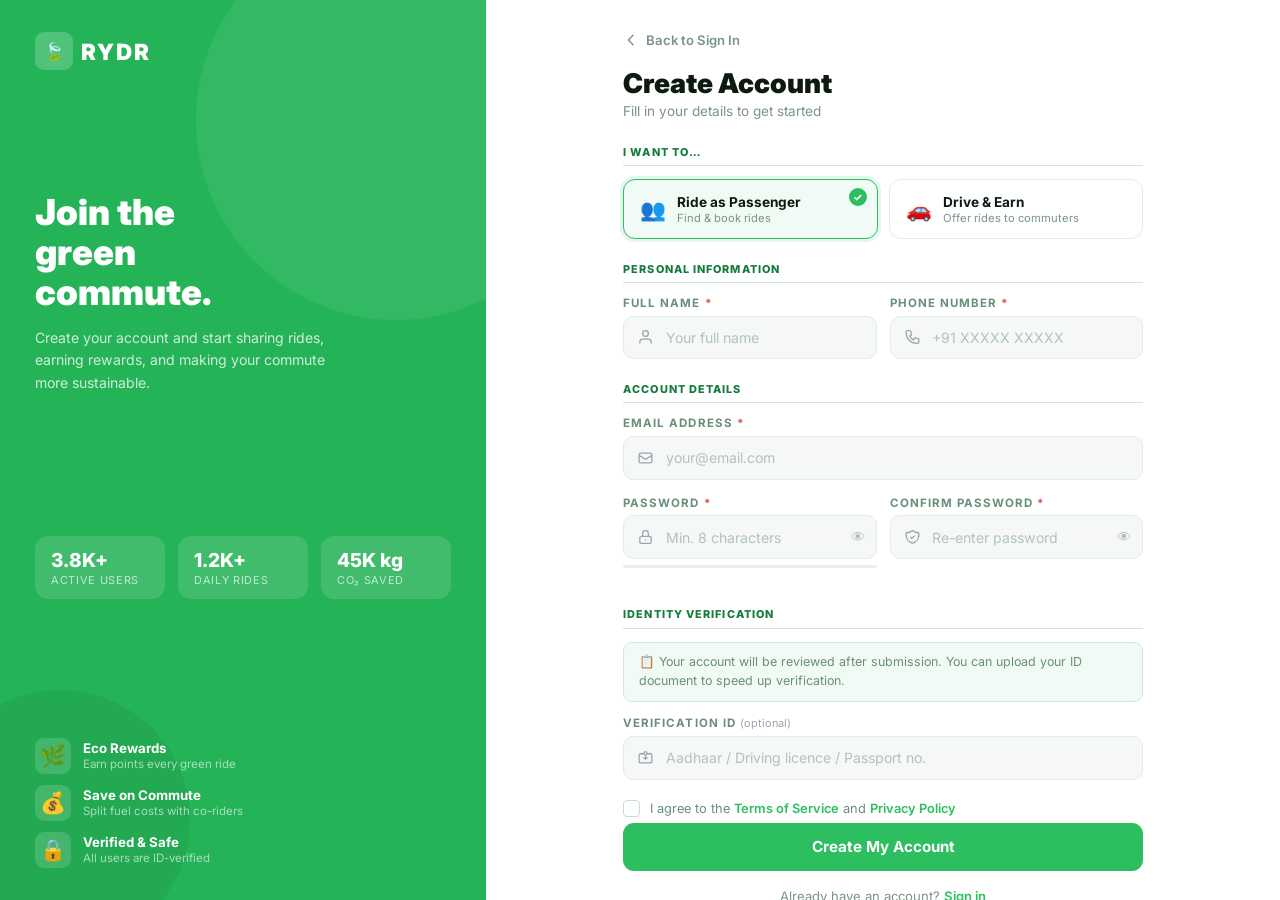
<file: signup.html>
<!DOCTYPE html>
<html lang="en">
<head>
  <meta charset="UTF-8"/>
  <meta name="viewport" content="width=device-width, initial-scale=1.0"/>
  <title>RYDR – Sign Up</title>
  <link rel="stylesheet" href="shared.css"/>
  <link rel="stylesheet" href="signup.css"/>
</head>
<body>

<!-- ── LEFT BRANDING ── -->
<aside class="left">
  <div class="logo">
    <div class="logo-icon">🍃</div>
    <span>RYDR</span>
  </div>

  <div class="hero">
    <h1>Join the<br>green<br>commute.</h1>
    <p>Create your account and start sharing rides, earning rewards, and making your commute more sustainable.</p>
  </div>

  <div class="stats">
    <div class="stat-card"><span class="num">3.8K+</span><span class="lbl">Active Users</span></div>
    <div class="stat-card"><span class="num">1.2K+</span><span class="lbl">Daily Rides</span></div>
    <div class="stat-card"><span class="num">45K kg</span><span class="lbl">CO₂ Saved</span></div>
  </div>

  <div class="perks">
    <div class="perk"><span class="perk-icon">🌿</span><div><div class="perk-title">Eco Rewards</div><div class="perk-desc">Earn points every green ride</div></div></div>
    <div class="perk"><span class="perk-icon">💰</span><div><div class="perk-title">Save on Commute</div><div class="perk-desc">Split fuel costs with co-riders</div></div></div>
    <div class="perk"><span class="perk-icon">🔒</span><div><div class="perk-title">Verified & Safe</div><div class="perk-desc">All users are ID-verified</div></div></div>
  </div>
</aside>

<!-- ── RIGHT FORM ── -->
<main class="right">
  <div class="signup-scroll">
    <div class="form-wrap">

      <div class="form-header">
        <a href="index.html" class="back-btn">
          <svg width="16" height="16" fill="none" viewBox="0 0 24 24" stroke="currentColor" stroke-width="2.2">
            <path stroke-linecap="round" stroke-linejoin="round" d="M15 19l-7-7 7-7"/>
          </svg>
          Back to Sign In
        </a>
        <div class="form-title">Create Account</div>
        <div class="form-sub">Fill in your details to get started</div>
      </div>

      <!-- ── ROLE SELECT ── -->
      <div class="section-label">I want to…</div>
      <div class="role-pick" id="rolePick">
        <div class="role-opt selected" data-role="passenger" onclick="pickRole(this)">
          <span class="role-opt-icon">👥</span>
          <div>
            <div class="role-opt-title">Ride as Passenger</div>
            <div class="role-opt-desc">Find & book rides</div>
          </div>
          <div class="role-check">✓</div>
        </div>
        <div class="role-opt" data-role="driver" onclick="pickRole(this)">
          <span class="role-opt-icon">🚗</span>
          <div>
            <div class="role-opt-title">Drive & Earn</div>
            <div class="role-opt-desc">Offer rides to commuters</div>
          </div>
          <div class="role-check">✓</div>
        </div>
      </div>

      <!-- ── PERSONAL INFO ── -->
      <div class="section-label">Personal Information</div>
      <div class="field-row">
        <div class="field-col">
          <label class="field-label">Full Name <span class="req">*</span></label>
          <div class="field-wrap">
            <span class="field-icon">
              <svg width="17" height="17" fill="none" viewBox="0 0 24 24" stroke="currentColor" stroke-width="1.8"><path d="M20 21v-2a4 4 0 00-4-4H8a4 4 0 00-4 4v2M12 11a4 4 0 100-8 4 4 0 000 8z"/></svg>
            </span>
            <input type="text" id="nameInput" placeholder="Your full name" autocomplete="name"/>
          </div>
        </div>
        <div class="field-col">
          <label class="field-label">Phone Number <span class="req">*</span></label>
          <div class="field-wrap">
            <span class="field-icon">
              <svg width="17" height="17" fill="none" viewBox="0 0 24 24" stroke="currentColor" stroke-width="1.8"><path d="M3 5a2 2 0 012-2h3.28a1 1 0 01.948.684l1.498 4.493a1 1 0 01-.502 1.21l-2.257 1.13a11.042 11.042 0 005.516 5.516l1.13-2.257a1 1 0 011.21-.502l4.493 1.498a1 1 0 01.684.949V19a2 2 0 01-2 2h-1C9.716 21 3 14.284 3 6V5z"/></svg>
            </span>
            <input type="tel" id="phoneInput" placeholder="+91 XXXXX XXXXX" autocomplete="tel"/>
          </div>
        </div>
      </div>

      <!-- ── ACCOUNT INFO ── -->
      <div class="section-label">Account Details</div>
      <label class="field-label">Email Address <span class="req">*</span></label>
      <div class="field-wrap">
        <span class="field-icon">
          <svg width="17" height="17" fill="none" viewBox="0 0 24 24" stroke="currentColor" stroke-width="1.8"><path d="M3 8l7.89 5.26a2 2 0 002.22 0L21 8M5 19h14a2 2 0 002-2V7a2 2 0 00-2-2H5a2 2 0 00-2 2v10a2 2 0 002 2z"/></svg>
        </span>
        <input type="email" id="emailInput" placeholder="your@email.com" autocomplete="email"/>
      </div>

      <div class="field-row">
        <div class="field-col">
          <label class="field-label">Password <span class="req">*</span></label>
          <div class="field-wrap">
            <span class="field-icon">
              <svg width="17" height="17" fill="none" viewBox="0 0 24 24" stroke="currentColor" stroke-width="1.8"><path d="M12 15v2m-6 4h12a2 2 0 002-2v-6a2 2 0 00-2-2H6a2 2 0 00-2 2v6a2 2 0 002 2zm10-10V7a4 4 0 00-8 0v4h8z"/></svg>
            </span>
            <input type="password" id="passwordInput" placeholder="Min. 8 characters" autocomplete="new-password" oninput="checkStrength(this.value)"/>
            <button class="toggle-pw" type="button" onclick="togglePw('passwordInput',this)" tabindex="-1">👁</button>
          </div>
          <!-- Strength meter -->
          <div class="strength-bar" id="strengthBar">
            <div class="strength-fill" id="strengthFill"></div>
          </div>
          <div class="strength-label" id="strengthLabel"></div>
        </div>
        <div class="field-col">
          <label class="field-label">Confirm Password <span class="req">*</span></label>
          <div class="field-wrap">
            <span class="field-icon">
              <svg width="17" height="17" fill="none" viewBox="0 0 24 24" stroke="currentColor" stroke-width="1.8"><path d="M9 12l2 2 4-4m5.618-4.016A11.955 11.955 0 0112 2.944a11.955 11.955 0 01-8.618 3.04A12.02 12.02 0 003 9c0 5.591 3.824 10.29 9 11.622 5.176-1.332 9-6.03 9-11.622 0-1.042-.133-2.052-.382-3.016z"/></svg>
            </span>
            <input type="password" id="confirmInput" placeholder="Re-enter password" autocomplete="new-password" oninput="checkMatch()"/>
            <button class="toggle-pw" type="button" onclick="togglePw('confirmInput',this)" tabindex="-1">👁</button>
          </div>
          <div class="match-label" id="matchLabel"></div>
        </div>
      </div>

      <!-- ── VERIFICATION ── -->
      <div class="section-label">Identity Verification</div>
      <div class="verify-note">
        📋 Your account will be reviewed after submission. You can upload your ID document to speed up verification.
      </div>
      <label class="field-label">Verification ID <span class="optional">(optional)</span></label>
      <div class="field-wrap">
        <span class="field-icon">
          <svg width="17" height="17" fill="none" viewBox="0 0 24 24" stroke="currentColor" stroke-width="1.8"><path d="M10 6H5a2 2 0 00-2 2v9a2 2 0 002 2h14a2 2 0 002-2V8a2 2 0 00-2-2h-5m-4 0V5a2 2 0 114 0v1m-4 0a2 2 0 104 0M9 12h6m-3-3v6"/></svg>
        </span>
        <input type="text" id="verificationInput" placeholder="Aadhaar / Driving licence / Passport no."/>
      </div>

      <!-- ── TERMS ── -->
      <label class="checkbox-wrap">
        <input type="checkbox" id="termsCheck"/>
        <span class="checkmark"></span>
        <span class="checkbox-label">I agree to the <a href="#">Terms of Service</a> and <a href="#">Privacy Policy</a></span>
      </label>

      <!-- ── ERROR ── -->
      <div id="signupError" class="error-msg" style="display:none;"></div>

      <!-- ── SUBMIT ── -->
      <button class="btn-primary" id="signupBtn" onclick="handleSignup()">
        Create My Account
      </button>

      <p class="login-signup">Already have an account? <a href="index.html">Sign in</a></p>

    </div>
  </div>
</main>

<script src="supabase.js"></script>
<script src="signup.js"></script>
</body>
</html>
</file>
<file: shared.css>
/* ─── RYDR shared.css ─────────────────────────────────────────────────────── */
@import url('https://fonts.googleapis.com/css2?family=Inter:wght@400;500;600;700;800;900&display=swap');

*, *::before, *::after { margin: 0; padding: 0; box-sizing: border-box; }
html, body { height: 100%; font-family: 'Inter', sans-serif; overflow: hidden; }

:root {
  --green:       #2dbe60;
  --green-dark:  #1e9e4e;
  --green-deep:  #157a3c;
  --green-panel: #24b357;
  --white:       #ffffff;
  --off:         #f0f7f3;
  --border:      #cce8d8;
  --dark:        #0d1a10;
  --muted:       #6a8f78;
}

/* ── LEFT PANEL ── */
.left {
  background: var(--green-panel);
  position: relative;
  overflow: hidden;
  display: flex;
  flex-direction: column;
  flex-shrink: 0;
}
.left::before {
  content: '';
  position: absolute;
  width: 400px; height: 400px;
  border-radius: 50%;
  background: rgba(255,255,255,0.07);
  top: -80px; right: -110px;
  pointer-events: none;
}
.left::after {
  content: '';
  position: absolute;
  width: 260px; height: 260px;
  border-radius: 50%;
  background: rgba(0,0,0,0.06);
  bottom: -50px; left: -70px;
  pointer-events: none;
}

/* ── LOGO ── */
.logo {
  display: flex;
  align-items: center;
  gap: 0.5rem;
  z-index: 1;
}
.logo-icon {
  width: 38px; height: 38px;
  background: rgba(255,255,255,0.2);
  border-radius: 9px;
  display: flex; align-items: center; justify-content: center;
  font-size: 1.1rem;
}
.logo span, .logo-text {
  font-size: 1.4rem;
  font-weight: 900;
  color: white;
  letter-spacing: 0.08em;
  text-transform: uppercase;
}

/* ── STATS ── */
.stats { display: flex; gap: 0.8rem; z-index: 1; }
.stat-card {
  background: rgba(255,255,255,0.13);
  border-radius: 13px;
  padding: 0.75rem 1rem;
  backdrop-filter: blur(4px);
  display: flex; flex-direction: column;
  flex: 1;
}
.stat-card .num  { font-size: 1.2rem; font-weight: 800; color: white; }
.stat-card .lbl  { font-size: 0.68rem; color: rgba(255,255,255,0.68); text-transform: uppercase; letter-spacing: 0.06em; margin-top: 0.1rem; }

/* ── CAROUSEL ── */
.carousel-wrap {
  z-index: 1;
  background: rgba(0,0,0,0.15);
  border-radius: 16px;
  padding: 1.2rem 1.4rem 1rem;
  backdrop-filter: blur(4px);
}
.carousel-box   { position: relative; min-height: 110px; }
.review-slide   { display: none; flex-direction: column; }
.review-slide.active { display: flex; animation: fadeUp 0.4s ease; }

@keyframes fadeUp {
  from { opacity: 0; transform: translateY(8px); }
  to   { opacity: 1; transform: translateY(0); }
}

.stars       { color: #f5c842; font-size: 0.85rem; margin-bottom: 0.5rem; }
.review-text { font-size: 0.84rem; color: rgba(255,255,255,0.9); line-height: 1.55; margin-bottom: 0.9rem; font-style: italic; }
.reviewer    { display: flex; align-items: center; gap: 0.65rem; }
.avatar      { width: 34px; height: 34px; border-radius: 50%; object-fit: cover; border: 2px solid rgba(255,255,255,0.4); }
.rev-name    { font-size: 0.84rem; font-weight: 700; color: white; }
.rev-role    { font-size: 0.7rem; color: rgba(255,255,255,0.6); }

.dots        { display: flex; gap: 5px; margin-top: 0.8rem; }
.dot         { width: 6px; height: 6px; border-radius: 50%; background: rgba(255,255,255,0.3); cursor: pointer; transition: background 0.2s, transform 0.2s; }
.dot.active  { background: white; transform: scale(1.3); }

/* ── RIGHT PANEL ── */
.right {
  flex: 1;
  background: white;
  display: flex;
  flex-direction: column;
  align-items: center;
  justify-content: center;
  position: relative;
  overflow: hidden;
}

/* ── PANELS ── */
.panel { width: 100%; max-width: 400px; padding: 0 2rem; transition: opacity 0.28s, transform 0.28s; }
.panel.visible { opacity: 1; transform: translateX(0); pointer-events: all; display: block; }
.panel.hidden  { opacity: 0; transform: translateX(30px); pointer-events: none; display: none; }

/* ── FORM FIELDS ── */
.field-label {
  display: block;
  font-size: 0.72rem; font-weight: 700;
  text-transform: uppercase; letter-spacing: 0.09em;
  color: #6a8f78; margin-bottom: 0.35rem;
}
.field-wrap { position: relative; margin-bottom: 1rem; }
.field-wrap input {
  width: 100%;
  padding: 0.78rem 1rem 0.78rem 2.6rem;
  border: 1.5px solid #e2ede8; border-radius: 10px;
  font-family: 'Inter', sans-serif; font-size: 0.88rem;
  color: var(--dark); background: #f6f8f7; outline: none;
  transition: border-color 0.18s, box-shadow 0.18s;
}
.field-wrap input:focus {
  border-color: var(--green); background: white;
  box-shadow: 0 0 0 3px rgba(45,190,96,0.1);
}
.field-wrap input::placeholder { color: #b0c4ba; }

.field-icon {
  position: absolute; left: 14px; top: 50%;
  transform: translateY(-50%);
  color: #9ca3af; display: flex; pointer-events: none;
}

/* ── PRIMARY BUTTON ── */
.btn-primary {
  width: 100%; padding: 0.9rem;
  background: var(--green); color: white;
  border: none; border-radius: 11px;
  font-family: 'Inter', sans-serif; font-size: 0.95rem; font-weight: 700;
  cursor: pointer; margin-bottom: 1.1rem;
  transition: background 0.18s, transform 0.12s, box-shadow 0.18s;
}
.btn-primary:hover { background: var(--green-dark); transform: translateY(-1px); box-shadow: 0 6px 18px rgba(45,190,96,0.3); }
.btn-primary:active { transform: translateY(0); }

/* ── BACK BUTTON ── */
.back-btn {
  display: flex; align-items: center; gap: 0.4rem;
  background: none; border: none; color: #7a9485;
  font-size: 0.82rem; font-weight: 600; cursor: pointer;
  font-family: 'Inter', sans-serif; margin-bottom: 1.4rem; padding: 0;
  transition: color 0.18s;
}
.back-btn:hover { color: var(--green-deep); }

/* ── ADMIN BUTTON ── */
.admin-access-wrap { position: absolute; top: 1.2rem; right: 1.5rem; }
.btn-admin {
  display: flex; align-items: center; gap: 0.4rem;
  font-size: 0.82rem; font-weight: 600; color: var(--green-deep);
  background: none; border: 1.5px solid var(--green-deep);
  border-radius: 8px; padding: 0.42rem 0.9rem;
  cursor: pointer; font-family: 'Inter', sans-serif;
  transition: background 0.18s, color 0.18s;
}
.btn-admin:hover { background: var(--green-deep); color: white; }

/* ── ROLE CARDS ── */
.roles   { display: flex; flex-direction: column; gap: 0.9rem; margin-bottom: 1.4rem; }
.role-card {
  display: flex; align-items: center; gap: 1rem;
  padding: 1rem 1.2rem; border: 1.5px solid #e2ede8;
  border-radius: 14px; cursor: pointer; background: white;
  transition: border-color 0.2s, box-shadow 0.2s, background 0.2s;
}
.role-card:hover, .role-card.selected {
  border-color: var(--green);
  box-shadow: 0 0 0 3px rgba(45,190,96,0.1);
  background: #f8fdfb;
}
.role-icon { width: 46px; height: 46px; border-radius: 12px; display: flex; align-items: center; justify-content: center; font-size: 1.2rem; flex-shrink: 0; }
.ic-p { background: #dbeafe; }
.ic-d { background: #dcfce7; }
.role-info .role-title { font-size: 0.95rem; font-weight: 700; color: var(--dark); }
.role-info .role-desc  { font-size: 0.78rem; color: #7a9485; margin-top: 0.1rem; }
.arrow { font-size: 1.3rem; color: #b0c4ba; }

/* ── HELPER TEXT ── */
.signup, .login-signup { font-size: 0.82rem; color: #7a9485; text-align: center; }
.signup a, .login-signup a { color: var(--green); font-weight: 600; text-decoration: none; }
.signup a:hover, .login-signup a:hover { text-decoration: underline; }

/* ── SHAKE ANIMATION ── */
@keyframes shake {
  0%,100% { transform: translateX(0); }
  20%     { transform: translateX(-6px); }
  40%     { transform: translateX(6px); }
  60%     { transform: translateX(-4px); }
  80%     { transform: translateX(4px); }
}
</file>
<file: signup.css>
/* ─── RYDR signup.css ────────────────────────────────────────────────────── */
body { display: flex; height: 100vh; }

/* ── LEFT ── */
.left { width: 38%; padding: 2rem 2.2rem; justify-content: space-between; }

.hero { z-index: 1; padding-bottom: 1.2rem; }
.hero h1 { font-size: clamp(1.8rem, 2.8vw, 2.7rem); font-weight: 900; color: white; line-height: 1.12; margin-bottom: 0.9rem; }
.hero p  { font-size: 0.88rem; color: rgba(255,255,255,0.78); line-height: 1.6; max-width: 300px; }

/* Perks */
.perks { display: flex; flex-direction: column; gap: 0.7rem; z-index: 1; margin-top: 1rem; }
.perk  { display: flex; align-items: center; gap: 0.75rem; }
.perk-icon { font-size: 1.3rem; width: 36px; height: 36px; background: rgba(255,255,255,0.15); border-radius: 9px; display: flex; align-items: center; justify-content: center; flex-shrink: 0; }
.perk-title { font-size: 0.83rem; font-weight: 700; color: white; }
.perk-desc  { font-size: 0.72rem; color: rgba(255,255,255,0.6); margin-top: 1px; }

/* ── RIGHT ── */
.right {
  flex: 1; background: white;
  display: flex; flex-direction: column;
  overflow: hidden; position: relative;
}

.signup-scroll {
  flex: 1; overflow-y: auto; display: flex; justify-content: center;
  padding: 2rem 1.5rem;
}
.signup-scroll::-webkit-scrollbar { width: 4px; }
.signup-scroll::-webkit-scrollbar-thumb { background: #e2ede8; border-radius: 4px; }

.form-wrap { width: 100%; max-width: 520px; }

/* ── HEADER ── */
.form-header { margin-bottom: 1.6rem; }
.back-btn {
  display: inline-flex; align-items: center; gap: 0.4rem;
  background: none; border: none; color: #7a9485;
  font-size: 0.82rem; font-weight: 600; cursor: pointer;
  font-family: 'Inter', sans-serif; margin-bottom: 1.2rem; padding: 0;
  text-decoration: none; transition: color 0.18s;
}
.back-btn:hover { color: var(--green-deep); }
.form-title { font-size: 1.7rem; font-weight: 900; color: var(--dark); margin-bottom: 0.2rem; }
.form-sub   { font-size: 0.85rem; color: #7a9485; }

/* ── SECTION LABELS ── */
.section-label {
  font-size: 0.68rem; font-weight: 800; text-transform: uppercase;
  letter-spacing: 0.1em; color: var(--green-deep);
  margin-bottom: 0.8rem; margin-top: 1.4rem;
  padding-bottom: 0.4rem; border-bottom: 1.5px solid var(--border);
}
.form-header + .section-label { margin-top: 0; }

/* ── ROLE PICKER ── */
.role-pick { display: flex; gap: 0.7rem; margin-bottom: 0.3rem; }
.role-opt {
  flex: 1; display: flex; align-items: center; gap: 0.7rem;
  padding: 0.85rem 1rem; border: 1.5px solid #e2ede8; border-radius: 12px;
  cursor: pointer; background: white; position: relative;
  transition: border-color 0.2s, box-shadow 0.2s, background 0.2s;
}
.role-opt:hover { border-color: var(--green); background: #f8fdfb; }
.role-opt.selected {
  border-color: var(--green);
  background: #f0fbf5;
  box-shadow: 0 0 0 3px rgba(45,190,96,0.12);
}
.role-opt-icon { font-size: 1.3rem; }
.role-opt-title { font-size: 0.85rem; font-weight: 700; color: var(--dark); }
.role-opt-desc  { font-size: 0.7rem; color: #7a9485; margin-top: 1px; }
.role-check {
  position: absolute; top: 8px; right: 10px;
  width: 18px; height: 18px; border-radius: 50%;
  background: var(--green); color: white; font-size: 0.65rem;
  display: none; align-items: center; justify-content: center; font-weight: 800;
}
.role-opt.selected .role-check { display: flex; }

/* ── FIELD ROWS ── */
.field-row { display: grid; grid-template-columns: 1fr 1fr; gap: 0.8rem; }
.field-col  { display: flex; flex-direction: column; }

/* Override shared.css field-wrap for no bottom margin on col items */
.field-col .field-wrap { margin-bottom: 0; }
.field-col > .field-label { margin-bottom: 0.35rem; }

/* Password toggle button */
.toggle-pw {
  position: absolute; right: 12px; top: 50%; transform: translateY(-50%);
  background: none; border: none; cursor: pointer; font-size: 0.9rem;
  color: #9ca3af; padding: 0; line-height: 1; opacity: 0.7; transition: opacity 0.18s;
}
.toggle-pw:hover { opacity: 1; }

/* ── STRENGTH METER ── */
.strength-bar {
  height: 3px; background: #eee; border-radius: 3px; margin-top: 6px;
  overflow: hidden;
}
.strength-fill {
  height: 100%; width: 0%; border-radius: 3px;
  transition: width 0.3s ease, background 0.3s ease;
}
.strength-label {
  font-size: 0.67rem; font-weight: 600; margin-top: 3px; min-height: 14px;
}

/* ── MATCH LABEL ── */
.match-label { font-size: 0.67rem; font-weight: 600; margin-top: 6px; min-height: 14px; }

/* ── VERIFY NOTE ── */
.verify-note {
  font-size: 0.78rem; color: #6a8f78; background: #f0fbf5;
  border: 1px solid var(--border); border-radius: 9px;
  padding: 0.65rem 0.9rem; margin-bottom: 0.9rem; line-height: 1.5;
}

/* ── OPTIONAL TAG ── */
.req      { color: #e05252; }
.optional { color: #9ca3af; font-weight: 400; text-transform: none; letter-spacing: 0; font-size: 0.68rem; }

/* ── CHECKBOX ── */
.checkbox-wrap {
  display: flex; align-items: flex-start; gap: 0.6rem;
  margin: 1.2rem 0 0.3rem; cursor: pointer;
}
.checkbox-wrap input[type="checkbox"] { display: none; }
.checkmark {
  width: 17px; height: 17px; border: 1.5px solid #c8ddd2; border-radius: 4px;
  background: white; flex-shrink: 0; margin-top: 1px;
  display: flex; align-items: center; justify-content: center;
  transition: background 0.18s, border-color 0.18s;
}
.checkbox-wrap input:checked ~ .checkmark {
  background: var(--green); border-color: var(--green);
}
.checkbox-wrap input:checked ~ .checkmark::after {
  content: '✓'; color: white; font-size: 0.65rem; font-weight: 800;
}
.checkbox-label { font-size: 0.8rem; color: #6a8f78; line-height: 1.5; }
.checkbox-label a { color: var(--green); font-weight: 600; text-decoration: none; }
.checkbox-label a:hover { text-decoration: underline; }

/* ── ERROR ── */
.error-msg {
  background: #fef2f2; border: 1px solid #fecaca; border-radius: 8px;
  padding: 0.6rem 0.9rem; font-size: 0.81rem; color: #b91c1c;
  margin-bottom: 0.8rem; margin-top: 0.5rem;
}

/* ── SUCCESS OVERLAY ── */
.success-overlay {
  position: fixed; inset: 0; background: rgba(0,0,0,0.45);
  display: flex; align-items: center; justify-content: center;
  z-index: 9999; animation: fadeIn 0.2s ease;
}
.success-card {
  background: white; border-radius: 20px; padding: 2.5rem 2rem;
  text-align: center; max-width: 360px; width: 90%;
  box-shadow: 0 20px 60px rgba(0,0,0,0.2);
  animation: scaleIn 0.28s cubic-bezier(0.34,1.56,0.64,1);
}
.success-icon { font-size: 3rem; margin-bottom: 1rem; }
.success-title { font-size: 1.3rem; font-weight: 900; color: var(--dark); margin-bottom: 0.5rem; }
.success-desc  { font-size: 0.85rem; color: #6a8f78; line-height: 1.6; margin-bottom: 1.5rem; }
.success-badge {
  display: inline-block; background: #fff7ed; color: #c07810;
  border: 1px solid #fed7aa; border-radius: 20px;
  padding: 0.35rem 1rem; font-size: 0.78rem; font-weight: 700;
  margin-bottom: 1.5rem;
}
.success-btn {
  width: 100%; padding: 0.85rem; background: var(--green); color: white;
  border: none; border-radius: 11px; font-family: 'Inter', sans-serif;
  font-size: 0.92rem; font-weight: 700; cursor: pointer;
  transition: background 0.18s;
}
.success-btn:hover { background: var(--green-dark); }

@keyframes fadeIn  { from { opacity: 0; } to { opacity: 1; } }
@keyframes scaleIn { from { opacity: 0; transform: scale(0.88); } to { opacity: 1; transform: scale(1); } }
</file>
